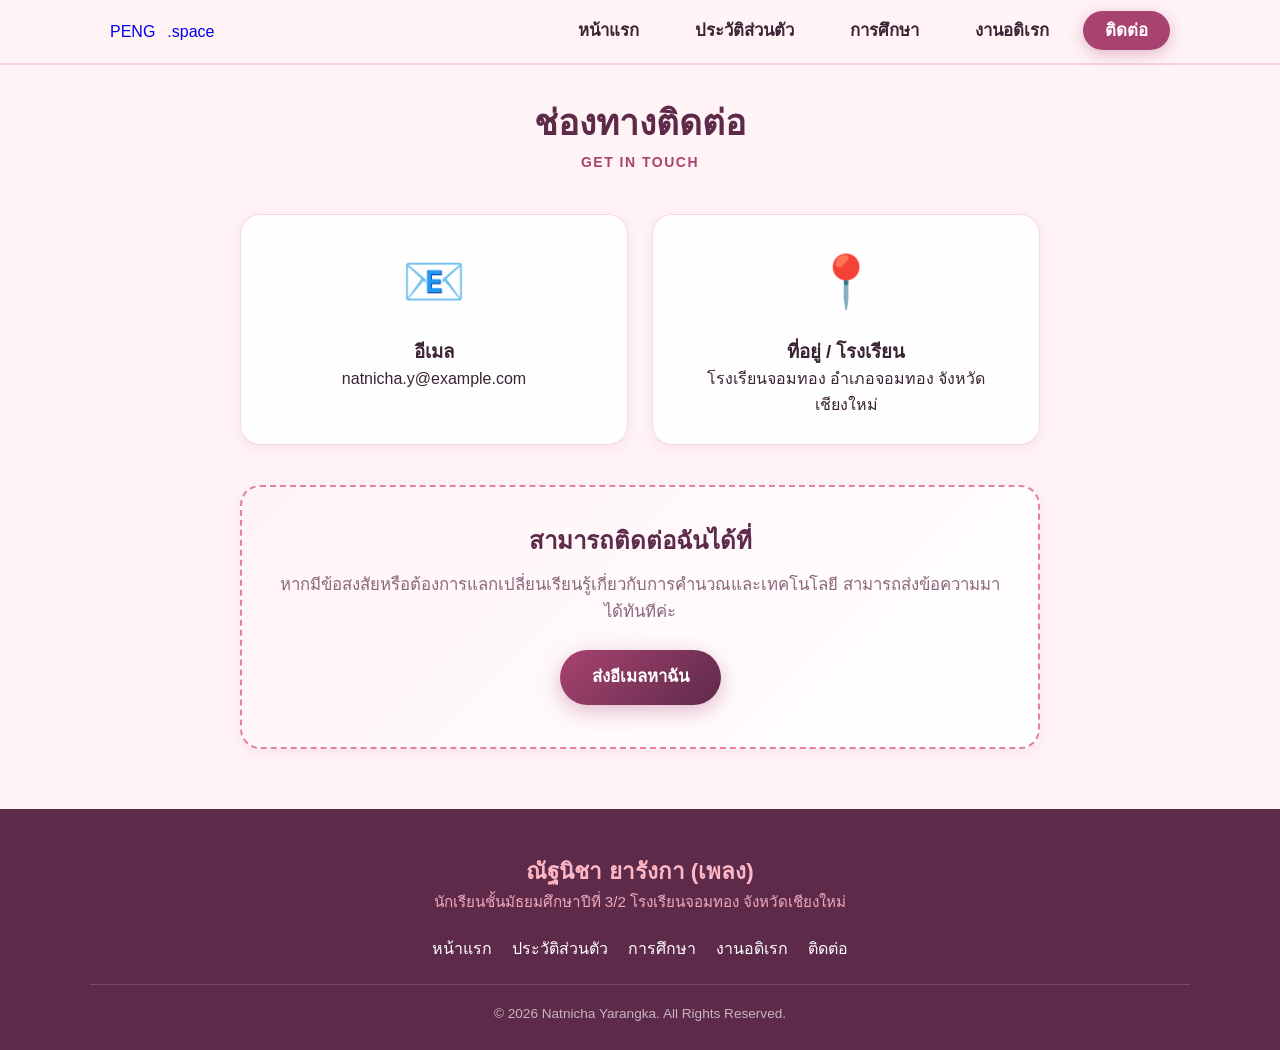
<file: contact.html>
<!DOCTYPE html>
<html lang="th">
<head>
    <meta charset="UTF-8">
    <meta name="viewport" content="width=device-width, initial-scale=1.0">
    <title>ติดต่อ | Portfolio - ณัฐนิชา ยารังกา</title>
    <link rel="stylesheet" href="style.css">
</head>
<body>
    <header class="navbar-container">
        <nav class="navbar">
            <a href="index.html" class="logo">PENG<span>.space</span></a>
            <ul class="nav-links">
                <li><a href="index.html">หน้าแรก</a></li>
                <li><a href="profile.html">ประวัติส่วนตัว</a></li>
                <li><a href="education.html">การศึกษา</a></li>
                <li><a href="hobby.html">งานอดิเรก</a></li>
                <li><a href="contact.html" class="active">ติดต่อ</a></li>
            </ul>
        </nav>
    </header>

    <main class="page-content">
        <section class="container">
            <div class="section-title">
                <h2>ช่องทางติดต่อ</h2>
                <p>Get In Touch</p>
            </div>

            <div class="contact-wrapper">
                <div class="grid-2">
                    <div class="card contact-card">
                        <div class="contact-icon">📧</div>
                        <h3>อีเมล</h3>
                        <p>natnicha.y@example.com</p>
                    </div>

                    <div class="card contact-card">
                        <div class="contact-icon">📍</div>
                        <h3>ที่อยู่ / โรงเรียน</h3>
                        <p>โรงเรียนจอมทอง อำเภอจอมทอง จังหวัดเชียงใหม่</p>
                    </div>
                </div>

                <div class="card cta-box mt-40">
                    <h3>สามารถติดต่อฉันได้ที่</h3>
                    <p>หากมีข้อสงสัยหรือต้องการแลกเปลี่ยนเรียนรู้เกี่ยวกับการคำนวณและเทคโนโลยี สามารถส่งข้อความมาได้ทันทีค่ะ</p>
                    <a href="mailto:natnicha.y@example.com" class="btn btn-primary">ส่งอีเมลหาฉัน</a>
                </div>
            </div>
        </section>
    </main>

    <footer>
        <div class="footer-container">
            <div class="footer-info">
                <h3>ณัฐนิชา ยารังกา (เพลง)</h3>
                <p>นักเรียนชั้นมัธยมศึกษาปีที่ 3/2 โรงเรียนจอมทอง จังหวัดเชียงใหม่</p>
            </div>
            <div class="footer-links">
                <a href="index.html">หน้าแรก</a>
                <a href="profile.html">ประวัติส่วนตัว</a>
                <a href="education.html">การศึกษา</a>
                <a href="hobby.html">งานอดิเรก</a>
                <a href="contact.html">ติดต่อ</a>
            </div>
            <p class="copyright">&copy; 2026 Natnicha Yarangka. All Rights Reserved.</p>
        </div>
    </footer>
</body>
</html>
</file>
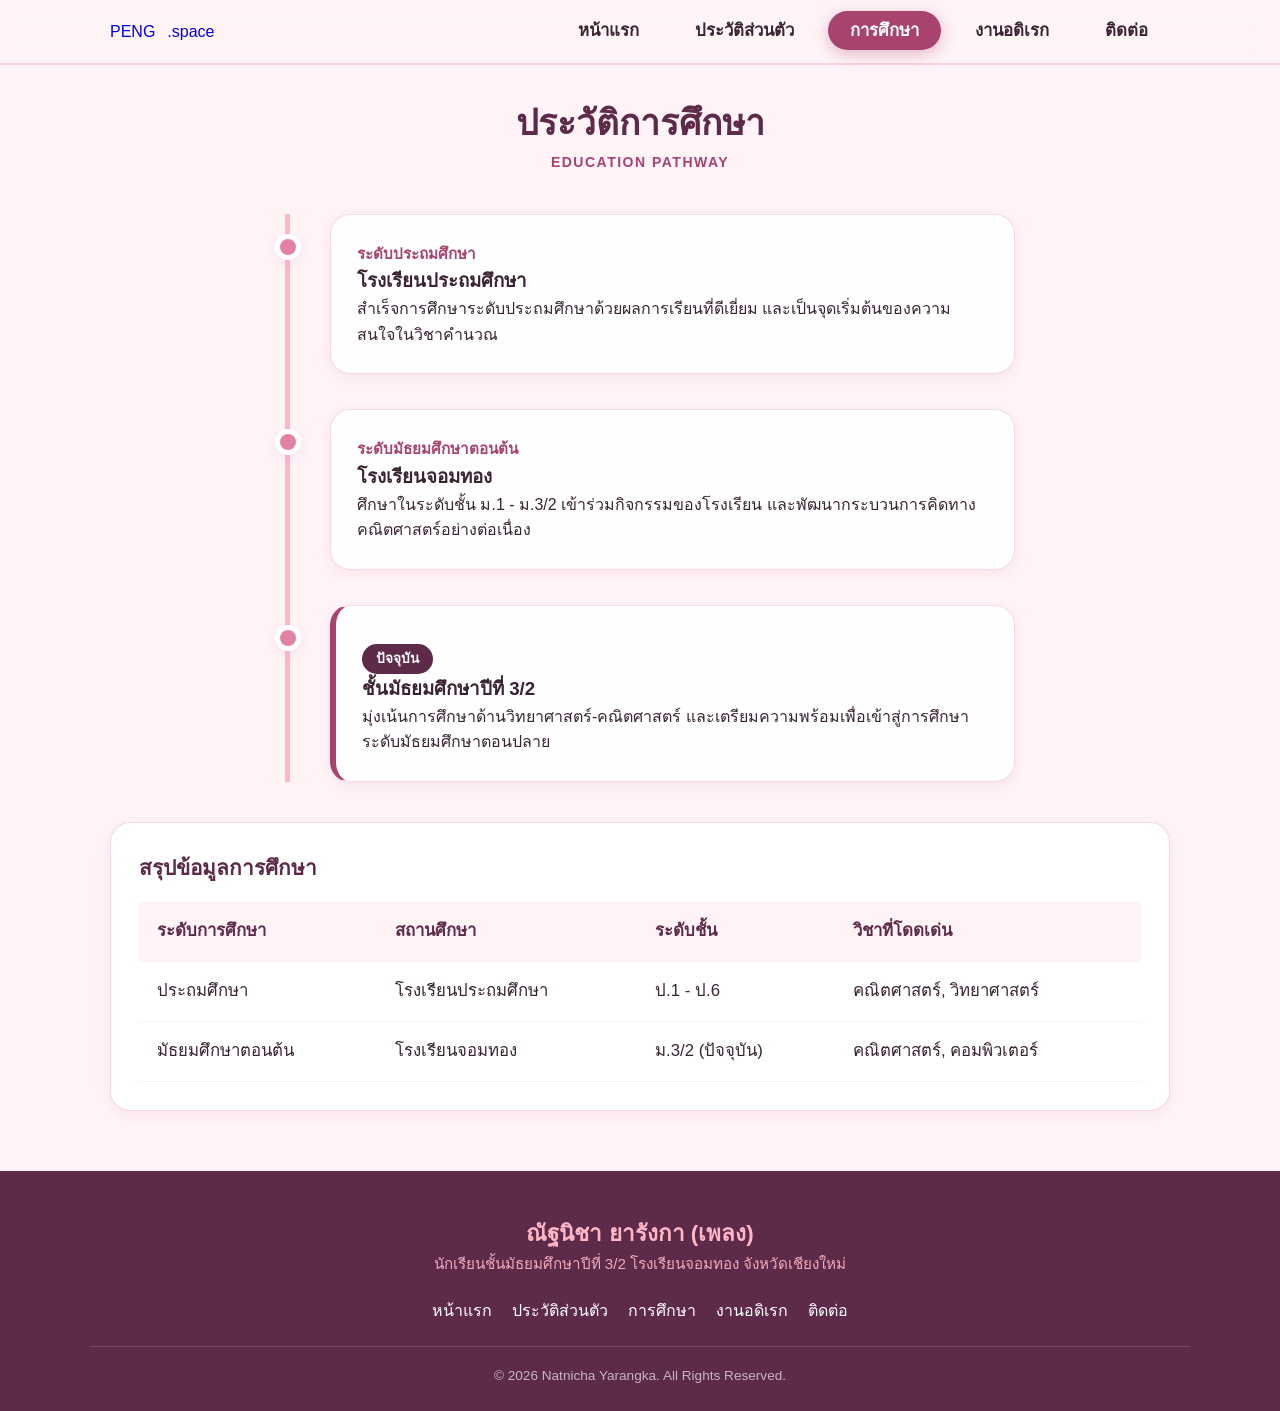
<file: education.html>
<!DOCTYPE html>
<html lang="th">
<head>
    <meta charset="UTF-8">
    <meta name="viewport" content="width=device-width, initial-scale=1.0">
    <title>การศึกษา | Portfolio - ณัฐนิชา ยารังกา</title>
    <link rel="stylesheet" href="style.css">
</head>
<body>
    <header class="navbar-container">
        <nav class="navbar">
            <a href="index.html" class="logo">PENG<span>.space</span></a>
            <ul class="nav-links">
                <li><a href="index.html">หน้าแรก</a></li>
                <li><a href="profile.html">ประวัติส่วนตัว</a></li>
                <li><a href="education.html" class="active">การศึกษา</a></li>
                <li><a href="hobby.html">งานอดิเรก</a></li>
                <li><a href="contact.html">ติดต่อ</a></li>
            </ul>
        </nav>
    </header>

    <main class="page-content">
        <section class="container">
            <div class="section-title">
                <h2>ประวัติการศึกษา</h2>
                <p>Education Pathway</p>
            </div>

            <div class="timeline">
                <div class="timeline-item">
                    <div class="timeline-dot"></div>
                    <div class="timeline-content card">
                        <span class="timeline-date">ระดับประถมศึกษา</span>
                        <h3>โรงเรียนประถมศึกษา</h3>
                        <p>สำเร็จการศึกษาระดับประถมศึกษาด้วยผลการเรียนที่ดีเยี่ยม และเป็นจุดเริ่มต้นของความสนใจในวิชาคำนวณ</p>
                    </div>
                </div>

                <div class="timeline-item">
                    <div class="timeline-dot"></div>
                    <div class="timeline-content card">
                        <span class="timeline-date">ระดับมัธยมศึกษาตอนต้น</span>
                        <h3>โรงเรียนจอมทอง</h3>
                        <p>ศึกษาในระดับชั้น ม.1 - ม.3/2 เข้าร่วมกิจกรรมของโรงเรียน และพัฒนากระบวนการคิดทางคณิตศาสตร์อย่างต่อเนื่อง</p>
                    </div>
                </div>

                <div class="timeline-item">
                    <div class="timeline-dot active-dot"></div>
                    <div class="timeline-content card highlight-card">
                        <span class="timeline-date badge-small">ปัจจุบัน</span>
                        <h3>ชั้นมัธยมศึกษาปีที่ 3/2</h3>
                        <p>มุ่งเน้นการศึกษาด้านวิทยาศาสตร์-คณิตศาสตร์ และเตรียมความพร้อมเพื่อเข้าสู่การศึกษาระดับมัธยมศึกษาตอนปลาย</p>
                    </div>
                </div>
            </div>

            <div class="table-container mt-40">
                <h3 class="table-title">สรุปข้อมูลการศึกษา</h3>
                <table class="custom-table">
                    <thead>
                        <tr>
                            <th>ระดับการศึกษา</th>
                            <th>สถานศึกษา</th>
                            <th>ระดับชั้น</th>
                            <th>วิชาที่โดดเด่น</th>
                        </tr>
                    </thead>
                    <tbody>
                        <tr>
                            <td>ประถมศึกษา</td>
                            <td>โรงเรียนประถมศึกษา</td>
                            <td>ป.1 - ป.6</td>
                            <td>คณิตศาสตร์, วิทยาศาสตร์</td>
                        </tr>
                        <tr>
                            <td>มัธยมศึกษาตอนต้น</td>
                            <td>โรงเรียนจอมทอง</td>
                            <td>ม.3/2 (ปัจจุบัน)</td>
                            <td>คณิตศาสตร์, คอมพิวเตอร์</td>
                        </tr>
                    </tbody>
                </table>
            </div>
        </section>
    </main>

    <footer>
        <div class="footer-container">
            <div class="footer-info">
                <h3>ณัฐนิชา ยารังกา (เพลง)</h3>
                <p>นักเรียนชั้นมัธยมศึกษาปีที่ 3/2 โรงเรียนจอมทอง จังหวัดเชียงใหม่</p>
            </div>
            <div class="footer-links">
                <a href="index.html">หน้าแรก</a>
                <a href="profile.html">ประวัติส่วนตัว</a>
                <a href="education.html">การศึกษา</a>
                <a href="hobby.html">งานอดิเรก</a>
                <a href="contact.html">ติดต่อ</a>
            </div>
            <p class="copyright">&copy; 2026 Natnicha Yarangka. All Rights Reserved.</p>
        </div>
    </footer>
</body>
</html>
</file>
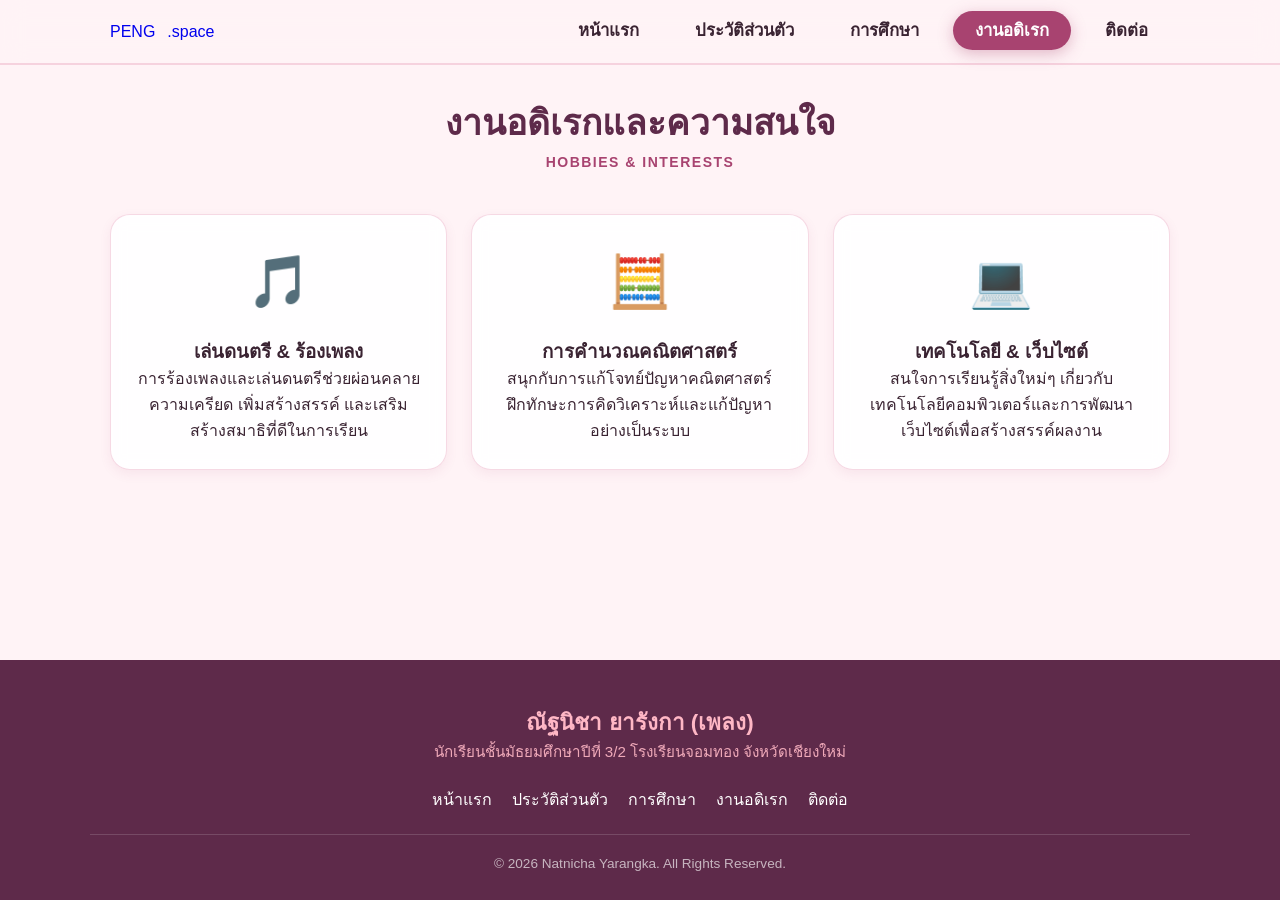
<file: hobby.html>
<!DOCTYPE html>
<html lang="th">
<head>
    <meta charset="UTF-8">
    <meta name="viewport" content="width=device-width, initial-scale=1.0">
    <title>งานอดิเรก | Portfolio - ณัฐนิชา ยารังกา</title>
    <link rel="stylesheet" href="style.css">
</head>
<body>
    <header class="navbar-container">
        <nav class="navbar">
            <a href="index.html" class="logo">PENG<span>.space</span></a>
            <ul class="nav-links">
                <li><a href="index.html">หน้าแรก</a></li>
                <li><a href="profile.html">ประวัติส่วนตัว</a></li>
                <li><a href="education.html">การศึกษา</a></li>
                <li><a href="hobby.html" class="active">งานอดิเรก</a></li>
                <li><a href="contact.html">ติดต่อ</a></li>
            </ul>
        </nav>
    </header>

    <main class="page-content">
        <section class="container">
            <div class="section-title">
                <h2>งานอดิเรกและความสนใจ</h2>
                <p>Hobbies & Interests</p>
            </div>

            <div class="grid-3">
                <div class="card hobby-card">
                    <div class="hobby-icon">🎵</div>
                    <h3>เล่นดนตรี & ร้องเพลง</h3>
                    <p>การร้องเพลงและเล่นดนตรีช่วยผ่อนคลายความเครียด เพิ่มสร้างสรรค์ และเสริมสร้างสมาธิที่ดีในการเรียน</p>
                </div>

                <div class="card hobby-card">
                    <div class="hobby-icon">🧮</div>
                    <h3>การคำนวณคณิตศาสตร์</h3>
                    <p>สนุกกับการแก้โจทย์ปัญหาคณิตศาสตร์ ฝึกทักษะการคิดวิเคราะห์และแก้ปัญหาอย่างเป็นระบบ</p>
                </div>

                <div class="card hobby-card">
                    <div class="hobby-icon">💻</div>
                    <h3>เทคโนโลยี & เว็บไซต์</h3>
                    <p>สนใจการเรียนรู้สิ่งใหม่ๆ เกี่ยวกับเทคโนโลยีคอมพิวเตอร์และการพัฒนาเว็บไซต์เพื่อสร้างสรรค์ผลงาน</p>
                </div>
            </div>
        </section>
    </main>

    <footer>
        <div class="footer-container">
            <div class="footer-info">
                <h3>ณัฐนิชา ยารังกา (เพลง)</h3>
                <p>นักเรียนชั้นมัธยมศึกษาปีที่ 3/2 โรงเรียนจอมทอง จังหวัดเชียงใหม่</p>
            </div>
            <div class="footer-links">
                <a href="index.html">หน้าแรก</a>
                <a href="profile.html">ประวัติส่วนตัว</a>
                <a href="education.html">การศึกษา</a>
                <a href="hobby.html">งานอดิเรก</a>
                <a href="contact.html">ติดต่อ</a>
            </div>
            <p class="copyright">&copy; 2026 Natnicha Yarangka. All Rights Reserved.</p>
        </div>
    </footer>
</body>
</html>
</file>
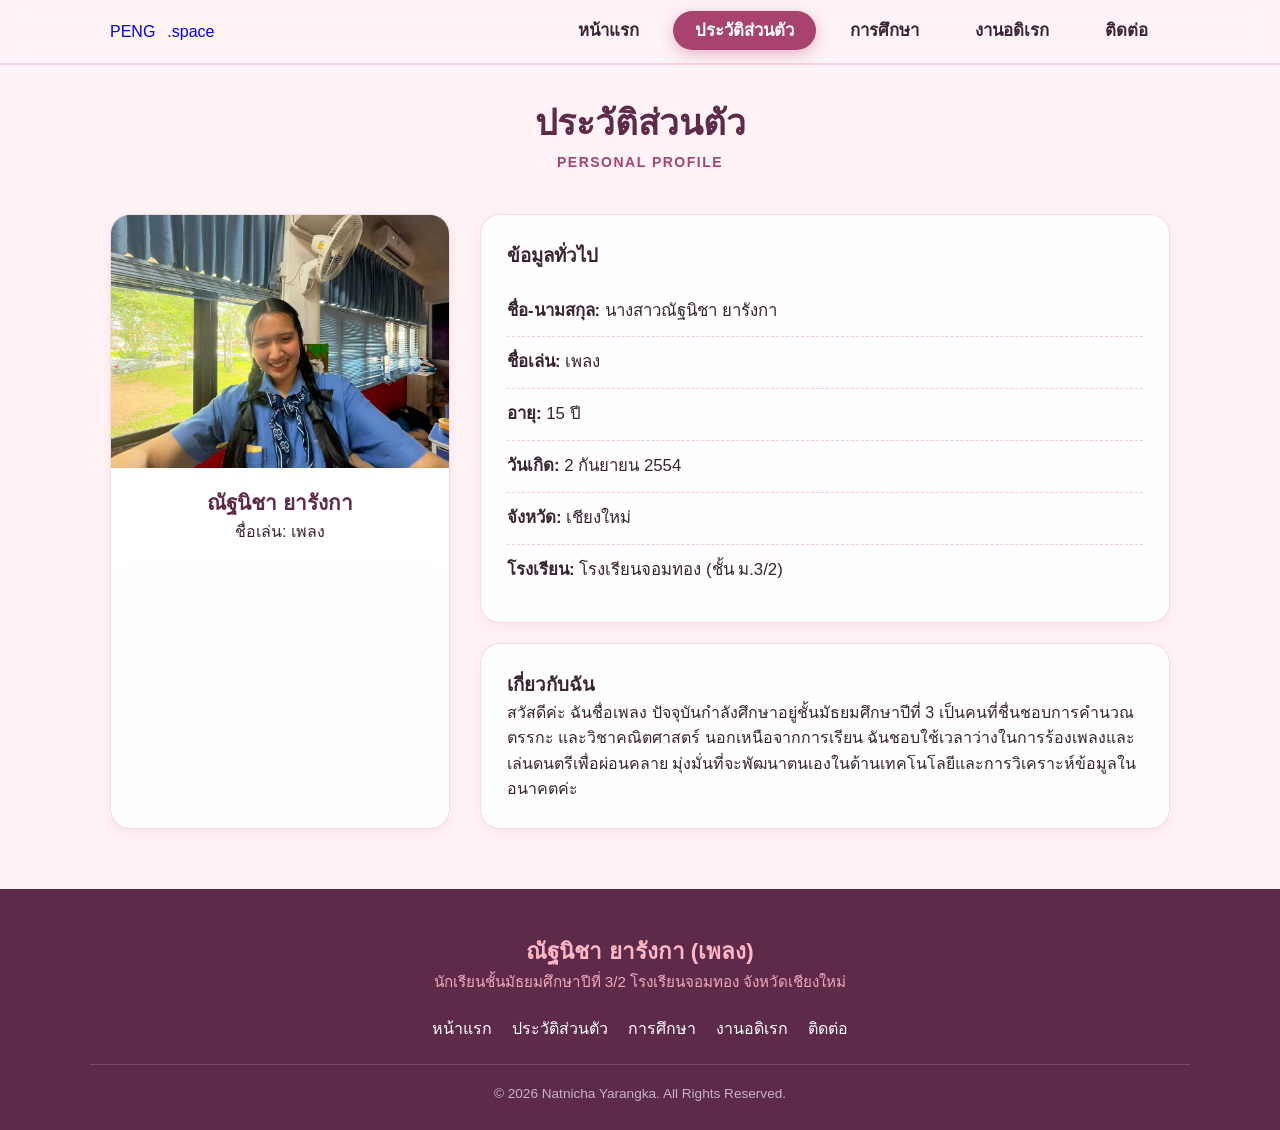
<file: profile.html>
<!DOCTYPE html>
<html lang="th">
<head>
    <meta charset="UTF-8">
    <meta name="viewport" content="width=device-width, initial-scale=1.0">
    <title>ประวัติส่วนตัว | Portfolio - ณัฐนิชา ยารังกา</title>
    <link rel="stylesheet" href="style.css">
</head>
<body>
    <header class="navbar-container">
        <nav class="navbar">
            <a href="index.html" class="logo">PENG<span>.space</span></a>
            <ul class="nav-links">
                <li><a href="index.html">หน้าแรก</a></li>
                <li><a href="profile.html" class="active">ประวัติส่วนตัว</a></li>
                <li><a href="education.html">การศึกษา</a></li>
                <li><a href="hobby.html">งานอดิเรก</a></li>
                <li><a href="contact.html">ติดต่อ</a></li>
            </ul>
        </nav>
    </header>

    <main class="page-content">
        <section class="container">
            <div class="section-title">
                <h2>ประวัติส่วนตัว</h2>
                <p>Personal Profile</p>
            </div>

            <div class="profile-grid">
                <div class="card profile-card-img">
                    <img src="images/pro.jpg" alt="รูปโปรไฟล์ของ ณัฐนิชา ยารังกา" class="img-responsive">
                    <div class="profile-tag">
                        <h3>ณัฐนิชา ยารังกา</h3>
                        <p>ชื่อเล่น: เพลง</p>
                    </div>
                </div>

                <div class="profile-info-container">
                    <div class="card info-box">
                        <h3>ข้อมูลทั่วไป</h3>
                        <ul class="info-list">
                            <li><strong>ชื่อ-นามสกุล:</strong> นางสาวณัฐนิชา ยารังกา</li>
                            <li><strong>ชื่อเล่น:</strong> เพลง</li>
                            <li><strong>อายุ:</strong> 15 ปี</li>
                            <li><strong>วันเกิด:</strong> 2 กันยายน 2554</li>
                            <li><strong>จังหวัด:</strong> เชียงใหม่</li>
                            <li><strong>โรงเรียน:</strong> โรงเรียนจอมทอง (ชั้น ม.3/2)</li>
                        </ul>
                    </div>

                    <div class="card info-box mt-20">
                        <h3>เกี่ยวกับฉัน</h3>
                        <p>สวัสดีค่ะ ฉันชื่อเพลง ปัจจุบันกำลังศึกษาอยู่ชั้นมัธยมศึกษาปีที่ 3 เป็นคนที่ชื่นชอบการคำนวณ ตรรกะ และวิชาคณิตศาสตร์ นอกเหนือจากการเรียน ฉันชอบใช้เวลาว่างในการร้องเพลงและเล่นดนตรีเพื่อผ่อนคลาย มุ่งมั่นที่จะพัฒนาตนเองในด้านเทคโนโลยีและการวิเคราะห์ข้อมูลในอนาคตค่ะ</p>
                    </div>
                </div>
            </div>
        </section>
    </main>

    <footer>
        <div class="footer-container">
            <div class="footer-info">
                <h3>ณัฐนิชา ยารังกา (เพลง)</h3>
                <p>นักเรียนชั้นมัธยมศึกษาปีที่ 3/2 โรงเรียนจอมทอง จังหวัดเชียงใหม่</p>
            </div>
            <div class="footer-links">
                <a href="index.html">หน้าแรก</a>
                <a href="profile.html">ประวัติส่วนตัว</a>
                <a href="education.html">การศึกษา</a>
                <a href="hobby.html">งานอดิเรก</a>
                <a href="contact.html">ติดต่อ</a>
            </div>
            <p class="copyright">&copy; 2026 Natnicha Yarangka. All Rights Reserved.</p>
        </div>
    </footer>
</body>
</html>
</file>
<file: style.css>
/* ==========================================
   1. CSS Reset & Theme Variables
   Theme: Sweet Music (Soft Red, Mauve & Magenta)
   ========================================== */
* {
    margin: 0;
    padding: 0;
    box-sizing: border-box;
    font-family: 'Segoe UI', Tahoma, Geneva, Verdana, sans-serif;
}

:root {
    --primary-dark: #5E2A4A;     /* สีม่วงเข้มอมแดง */
    --primary-main: #A84370;     /* สีชมพูบานเย็นอมม่วง */
    --primary-light: #E281A5;    /* สีชมพูกุหลาบหวาน */
    --accent-color: #FFB7C5;     /* สีชมพูซากุระพาสเทล */
    --bg-light: #FFF3F6;         /* พื้นหลังครีมชมพูหวานอ่อน */
    --bg-white: #FFFFFF;
    --text-color: #3A2332;       /* สีข้อความน้ำตาลม่วงเข้ม */
    --text-muted: #8C687D;
    --shadow-sm: 0 4px 12px rgba(168, 67, 112, 0.08);
    --shadow-md: 0 12px 28px rgba(94, 42, 74, 0.18);
    --radius-md: 20px;
    --radius-full: 9999px;
}

html {
    scroll-behavior: smooth;
}

body {
    background-color: var(--bg-light);
    color: var(--text-color);
    line-height: 1.6;
    display: flex;
    flex-direction: column;
    min-height: 100vh;
    position: relative;
    overflow-x: hidden;
}

/* Custom Scrollbar */
::-webkit-scrollbar {
    width: 10px;
}
::-webkit-scrollbar-track {
    background: var(--bg-light);
}
::-webkit-scrollbar-thumb {
    background: var(--primary-light);
    border-radius: var(--radius-full);
}
::-webkit-scrollbar-thumb:hover {
    background: var(--primary-main);
}

/* ==========================================
   2. Floating Notes & Math Symbols (ขยายขนาดใหญ่ขึ้น)
   ========================================== */
.music-notes-bg {
    position: fixed;
    top: 0;
    left: 0;
    width: 100%;
    height: 100%;
    pointer-events: none;
    z-index: 0;
    overflow: hidden;
}

.note {
    position: absolute;
    color: var(--primary-main);
    opacity: 0.35;               /* ปรับความเด่นขึ้น */
    font-size: 3.8rem;           /* ขยายขนาดตัวโน้ตจาก 2.2rem -> 3.8rem */
    font-weight: bold;
    filter: drop-shadow(0 4px 10px rgba(168, 67, 112, 0.2));
    animation: floatNote 11s infinite linear;
}

.n1 { left: 4%;  animation-duration: 9s;  animation-delay: 0s; }
.n2 { left: 18%; animation-duration: 13s; animation-delay: 2s; font-size: 4.5rem; }
.n3 { left: 35%; animation-duration: 10s; animation-delay: 4s; }
.n4 { left: 52%; animation-duration: 12s; animation-delay: 1s; font-size: 4.2rem; }
.n5 { left: 68%; animation-duration: 8s;  animation-delay: 3s; }
.n6 { left: 82%; animation-duration: 14s; animation-delay: 5s; font-size: 4.8rem; }
.n7 { left: 92%; animation-duration: 9s;  animation-delay: 2s; }

@keyframes floatNote {
    0% {
        transform: translateY(105vh) rotate(0deg) scale(0.8);
        opacity: 0;
    }
    20% {
        opacity: 0.45;
    }
    80% {
        opacity: 0.45;
    }
    100% {
        transform: translateY(-15vh) rotate(360deg) scale(1.3);
        opacity: 0;
    }
}

/* ==========================================
   3. Typography & Layout Utilities
   ========================================== */
.container {
    max-width: 1100px;
    margin: 0 auto;
    padding: 0 20px;
    position: relative;
    z-index: 1;
}

.page-content {
    padding: 30px 0 60px;
    flex: 1;
    position: relative;
    z-index: 1;
}

.section-title {
    text-align: center;
    margin-bottom: 40px;
}

.section-title h2 {
    font-size: 2.2rem;
    color: var(--primary-dark);
}

.section-title p {
    color: var(--primary-main);
    font-weight: 700;
    text-transform: uppercase;
    letter-spacing: 1.5px;
    font-size: 0.875rem;
}

.grid-2 {
    display: grid;
    grid-template-columns: repeat(2, 1fr);
    gap: 24px;
}

.grid-3 {
    display: grid;
    grid-template-columns: repeat(3, 1fr);
    gap: 24px;
}

.mt-20 { margin-top: 20px; }
.mt-40 { margin-top: 40px; }

/* ==========================================
   4. Audio Player Bar Widget (ขยายขนาด)
   ========================================== */
.audio-player-container {
    margin-bottom: 25px;
}

.audio-card {
    background: rgba(255, 255, 255, 0.95);
    border: 2px solid var(--primary-light);
    border-radius: var(--radius-md);
    padding: 18px 28px;          /* ขยายขนาด padding ให้ใหญ่ขึ้น */
    display: flex;
    justify-content: space-between;
    align-items: center;
    box-shadow: var(--shadow-md);
    gap: 20px;
    flex-wrap: wrap;
}

.audio-info {
    display: flex;
    align-items: center;
    gap: 16px;
    font-size: 1.1rem;           /* ขยายขนาดข้อความ */
}

.music-icon-spin {
    font-size: 2.5rem;           /* ขยายไอคอนเพลงจาก 1.6rem -> 2.5rem */
    animation: spinIcon 4s infinite linear;
}

@keyframes spinIcon {
    100% { transform: rotate(360deg); }
}

.audio-subtext {
    font-size: 0.9rem;
    color: var(--text-muted);
}

.custom-audio {
    height: 42px;                /* ขยายความสูงแถบควบคุมเสียง */
    outline: none;
    border-radius: var(--radius-full);
}

/* ==========================================
   5. Interactive Cards & Glow Effects
   ========================================== */
.card {
    background: rgba(255, 255, 255, 0.92);
    backdrop-filter: blur(8px);
    border-radius: var(--radius-md);
    padding: 26px;
    border: 1px solid rgba(226, 129, 165, 0.3);
    box-shadow: var(--shadow-sm);
    transition: all 0.35s cubic-bezier(0.175, 0.885, 0.32, 1.275);
}

.interactive-card:hover {
    transform: translateY(-10px) scale(1.02);
    box-shadow: 0 18px 36px rgba(168, 67, 112, 0.28);
    border-color: var(--primary-light);
}

.bounce-icon {
    font-size: 3rem !important;  /* ขยายขนาดไอคอนบนกล่อง Card จาก 2.2rem -> 3rem */
    display: inline-block;
    transition: transform 0.3s ease;
}

.interactive-card:hover .bounce-icon {
    transform: scale(1.3) rotate(12deg);
}

/* ==========================================
   6. Buttons & Shimmer Sweeping Animation
   ========================================== */
.btn {
    display: inline-block;
    padding: 14px 32px;          /* ขยายปุ่มให้ใหญ่ขึ้น */
    font-size: 1.05rem;
    border-radius: var(--radius-full);
    text-decoration: none;
    font-weight: 600;
    position: relative;
    overflow: hidden;
    transition: all 0.3s ease;
}

.btn-primary {
    background: linear-gradient(135deg, var(--primary-main), var(--primary-dark));
    color: white;
    box-shadow: 0 6px 20px rgba(168, 67, 112, 0.35);
}

.btn-primary:hover {
    transform: translateY(-4px);
    box-shadow: 0 10px 28px rgba(168, 67, 112, 0.5);
}

.shimmer-btn::after {
    content: '';
    position: absolute;
    top: -50%;
    left: -50%;
    width: 200%;
    height: 200%;
    background: linear-gradient(
        60deg,
        transparent,
        rgba(255, 255, 255, 0.45),
        transparent
    );
    transform: rotate(30deg);
    animation: shimmerSweep 3.5s infinite;
}

@keyframes shimmerSweep {
    0% { transform: translateX(-100%) rotate(30deg); }
    25% { transform: translateX(100%) rotate(30deg); }
    100% { transform: translateX(100%) rotate(30deg); }
}

.btn-secondary {
    background: var(--bg-light);
    color: var(--primary-dark);
    border: 2px solid var(--primary-light);
}

.btn-secondary:hover {
    background: var(--accent-color);
    color: var(--primary-dark);
}

.pulse-badge {
    display: inline-block;
    animation: pulseBadge 2s infinite;
}

@keyframes pulseBadge {
    0% { transform: scale(1); box-shadow: 0 0 0 0 rgba(168, 67, 112, 0.4); }
    70% { transform: scale(1.05); box-shadow: 0 0 0 14px rgba(168, 67, 112, 0); }
    100% { transform: scale(1); box-shadow: 0 0 0 0 rgba(168, 67, 112, 0); }
}

.badge {
    background: linear-gradient(135deg, var(--primary-main), var(--primary-dark));
    color: white;
    padding: 8px 20px;
    border-radius: var(--radius-full);
    font-size: 0.95rem;
    font-weight: 600;
}

/* ==========================================
   7. Navigation Bar & Logo Sound Wave (ขยายขนาด)
   ========================================== */
.navbar-container {
    position: sticky;
    top: 0;
    z-index: 1000;
    background: rgba(255, 243, 246, 0.92);
    backdrop-filter: blur(12px);
    border-bottom: 2px solid rgba(226, 129, 165, 0.3);
}

.navbar {
    max-width: 1100px;
    margin: 0 auto;
    padding: 18px 20px;
    display: flex;
    justify-content: space-between;
    align-items: center;
}

.logo {
    display: flex;
    align-items: center;
    gap: 12px;
    text-decoration: none;
}

.logo-text {
    font-size: 1.7rem;           /* ขยายโลโก้ขึ้น */
    font-weight: 800;
    color: var(--primary-dark);
}

.logo-text span {
    color: var(--primary-main);
}

/* คลื่นเสียงข้าง Logo ใหญ่ขึ้น */
.logo-wave {
    display: flex;
    align-items: flex-end;
    gap: 4px;
    height: 24px;                /* ขยายความสูงจาก 16px -> 24px */
}

.logo-wave span {
    width: 4px;                  /* ขยายความกว้างแท่ง */
    background: var(--primary-main);
    border-radius: 4px;
    animation: waveBar 1.2s infinite ease-in-out alternate;
}

.logo-wave span:nth-child(1) { height: 60%; animation-delay: 0.1s; }
.logo-wave span:nth-child(2) { height: 100%; animation-delay: 0.3s; }
.logo-wave span:nth-child(3) { height: 40%; animation-delay: 0.5s; }

@keyframes waveBar {
    0% { height: 20%; }
    100% { height: 100%; }
}

.nav-links {
    display: flex;
    list-style: none;
    gap: 12px;
}

.nav-links a {
    text-decoration: none;
    color: var(--text-color);
    font-weight: 600;
    padding: 10px 22px;          /* ขยายเมนู Navigation */
    font-size: 1.05rem;
    border-radius: var(--radius-full);
    transition: all 0.3s ease;
}

.nav-links a:hover, .nav-links a.active {
    background-color: var(--primary-main);
    color: white;
    box-shadow: 0 4px 15px rgba(168, 67, 112, 0.35);
}

/* ==========================================
   8. Hero Section & Sound Wave Widget (ขยายขนาดใหญ่พิเศษ)
   ========================================== */
.hero-section {
    padding: 40px 20px;
}

.hero-container {
    max-width: 1100px;
    margin: 0 auto;
    display: grid;
    grid-template-columns: 1.2fr 0.8fr;
    gap: 40px;
    align-items: center;
}

.hero-text h1 {
    font-size: 3.2rem;           /* ขยายหัวข้อใหญ่ขึ้น */
    margin: 18px 0;
    color: var(--primary-dark);
    line-height: 1.25;
}

.highlight-text {
    background: linear-gradient(90deg, var(--primary-dark), var(--primary-main));
    -webkit-background-clip: text;
    -webkit-text-fill-color: transparent;
}

.hero-subtitle {
    font-size: 1.2rem;
    color: var(--text-muted);
    margin-bottom: 24px;
}

/* Equalizer / Sound Wave Box ใหญ่เด่น */
.sound-wave-box {
    display: inline-flex;
    align-items: center;
    gap: 8px;                    /* ขยายช่องว่างระหว่างแท่งคลื่น */
    background: rgba(255, 255, 255, 0.95);
    padding: 12px 24px;          /* ขยายขนาดกล่อง Equalizer */
    border-radius: var(--radius-full);
    border: 2px solid var(--primary-light);
    box-shadow: var(--shadow-sm);
}

.wave-bar {
    width: 5px;                  /* ขยายความกว้างแท่งคลื่นเสียงจาก 3px -> 5px */
    height: 30px;                /* ขยายความสูงสูงสุดจาก 18px -> 30px */
    background: var(--primary-main);
    border-radius: 3px;
    animation: soundEqualizer 1s infinite ease-in-out alternate;
}

.wave-bar:nth-child(1) { animation-delay: 0.1s; }
.wave-bar:nth-child(2) { animation-delay: 0.4s; }
.wave-bar:nth-child(3) { animation-delay: 0.2s; }
.wave-bar:nth-child(4) { animation-delay: 0.5s; }
.wave-bar:nth-child(5) { animation-delay: 0.3s; }

@keyframes soundEqualizer {
    0% { height: 6px; }
    100% { height: 30px; }
}

.sound-text {
    font-size: 1rem;            /* ขยายข้อความขนาดย่อ */
    color: var(--primary-dark);
    font-weight: 700;
    margin-left: 8px;
}

.hero-buttons {
    display: flex;
    gap: 16px;
}

.hero-image-wrapper {
    position: relative;
    text-align: center;
}

/* วงกลมแสง Glow ด้านหลังใหญ่ขึ้น */
.glow-bg {
    position: absolute;
    top: 50%;
    left: 50%;
    transform: translate(-50%, -50%);
    width: 350px;                /* ขยายรัศมีแสงจาก 270px -> 350px */
    height: 350px;
    background: var(--primary-light);
    filter: blur(65px);
    opacity: 0.6;
    border-radius: 50%;
    z-index: 1;
    animation: glowPulse 3s infinite alternate;
}

@keyframes glowPulse {
    0% { opacity: 0.4; filter: blur(55px); }
    100% { opacity: 0.75; filter: blur(75px); }
}

/* แผ่นเสียง Vinyl Record ขยายใหญ่ขึ้น */
.vinyl-container {
    position: relative;
    z-index: 2;
    display: inline-block;
}

.vinyl-record {
    width: 340px;                /* ขยายขนาดแผ่นเสียงจาก 280px -> 340px */
    height: 340px;
    object-fit: cover;
    border-radius: 50%;
    border: 10px solid var(--primary-dark); /* ขยายขอบแผ่นเสียง */
    box-shadow: 0 0 35px rgba(168, 67, 112, 0.45);
    transition: transform 0.6s cubic-bezier(0.25, 1, 0.5, 1);
}

.vinyl-record:hover {
    transform: rotate(180deg) scale(1.08);
}

.vinyl-center-dot {
    position: absolute;
    top: 50%;
    left: 50%;
    transform: translate(-50%, -50%);
    width: 28px;                 /* ขยายรูตรงกลางแผ่นเสียง */
    height: 28px;
    background: white;
    border: 5px solid var(--primary-dark);
    border-radius: 50%;
    z-index: 3;
}

.stat-card {
    text-align: center;
}

.card-icon {
    font-size: 2.8rem;
    margin-bottom: 10px;
}

.stat-card h3 {
    font-size: 1.4rem;
    color: var(--primary-dark);
}

.stat-card p {
    color: var(--text-muted);
    font-size: 1rem;
}

/* ==========================================
   9. Profile Page
   ========================================== */
.profile-grid {
    display: grid;
    grid-template-columns: 340px 1fr;
    gap: 30px;
}

.profile-card-img {
    padding: 0;
    overflow: hidden;
    text-align: center;
}

.img-responsive {
    width: 100%;
    height: auto;
    display: block;
}

.profile-tag {
    padding: 18px;
    background: white;
}

.profile-tag h3 {
    color: var(--primary-dark);
    font-size: 1.3rem;
}

.info-list {
    list-style: none;
    margin-top: 15px;
    font-size: 1.05rem;
}

.info-list li {
    padding: 12px 0;
    border-bottom: 1px dashed rgba(226, 129, 165, 0.4);
}

.info-list li:last-child {
    border-bottom: none;
}

/* ==========================================
   10. Education Page & Timeline
   ========================================== */
.timeline {
    position: relative;
    max-width: 750px;
    margin: 0 auto;
}

.timeline::before {
    content: '';
    position: absolute;
    left: 20px;
    top: 0;
    bottom: 0;
    width: 5px;                  /* ขยายเส้น Timeline */
    background: var(--accent-color);
}

.timeline-item {
    position: relative;
    padding-left: 65px;
    margin-bottom: 35px;
}

.timeline-dot {
    position: absolute;
    left: 10px;
    top: 20px;
    width: 26px;                 /* ขยายจุด Timeline จาก 20px -> 26px */
    height: 26px;
    border-radius: 50%;
    background: var(--primary-light);
    border: 5px solid white;
    box-shadow: var(--shadow-sm);
}

.pulse-dot {
    background: var(--primary-dark);
    box-shadow: 0 0 0 6px rgba(168, 67, 112, 0.3);
}

.timeline-date {
    font-size: 0.95rem;
    color: var(--primary-main);
    font-weight: bold;
}

.badge-small {
    display: inline-block;
    margin-top: 12px;
    background: var(--primary-dark);
    color: white;
    padding: 4px 14px;
    border-radius: var(--radius-full);
    font-size: 0.85rem;
}

.highlight-card {
    border-left: 6px solid var(--primary-main);
}

.table-container {
    background: white;
    border-radius: var(--radius-md);
    padding: 28px;
    box-shadow: var(--shadow-sm);
    border: 1px solid rgba(226, 129, 165, 0.3);
}

.table-title {
    margin-bottom: 18px;
    color: var(--primary-dark);
    font-size: 1.3rem;
}

.custom-table {
    width: 100%;
    border-collapse: collapse;
    text-align: left;
    font-size: 1.05rem;
}

.custom-table th, .custom-table td {
    padding: 16px 18px;
    border-bottom: 1px solid var(--bg-light);
}

.custom-table th {
    background: var(--bg-light);
    color: var(--primary-dark);
}

.rating-stars {
    letter-spacing: 3px;
    font-size: 1.2rem;
}

/* ==========================================
   11. Hobby & Contact Pages
   ========================================== */
.hobby-card {
    text-align: center;
}

.hobby-icon, .contact-icon {
    font-size: 3.2rem;           /* ขยายไอคอนหน้า Hobby & Contact */
    margin-bottom: 14px;
}

.contact-wrapper {
    max-width: 800px;
    margin: 0 auto;
}

.contact-card {
    text-align: center;
}

.cta-box {
    text-align: center;
    background: linear-gradient(135deg, #FFF3F6, white);
    border: 2px dashed var(--primary-light);
    padding: 35px;
}

.cta-box h3 {
    color: var(--primary-dark);
    font-size: 1.5rem;
    margin-bottom: 12px;
}

.cta-box p {
    color: var(--text-muted);
    font-size: 1.05rem;
    margin-bottom: 24px;
}

/* ==========================================
   12. Footer
   ========================================== */
footer {
    background: var(--primary-dark);
    color: white;
    padding: 45px 20px 25px;
    margin-top: auto;
    position: relative;
    z-index: 1;
}

.footer-container {
    max-width: 1100px;
    margin: 0 auto;
    display: flex;
    flex-direction: column;
    align-items: center;
    gap: 22px;
    text-align: center;
}

.footer-info h3 {
    font-size: 1.4rem;
    color: var(--accent-color);
}

.footer-info p {
    font-size: 0.95rem;
    color: var(--accent-color);
    opacity: 0.9;
}

.footer-links {
    display: flex;
    gap: 20px;
    list-style: none;
}

.footer-links a {
    color: white;
    text-decoration: none;
    font-size: 1rem;
    transition: color 0.3s;
}

.footer-links a:hover {
    color: var(--accent-color);
}

.copyright {
    font-size: 0.85rem;
    color: rgba(255, 255, 255, 0.65);
    border-top: 1px solid rgba(255, 255, 255, 0.15);
    width: 100%;
    padding-top: 18px;
}

/* ==========================================
   13. Responsive Design (Media Queries)
   ========================================== */
@media (max-width: 768px) {
    .navbar {
        flex-direction: column;
        gap: 14px;
    }

    .hero-text h1 {
        font-size: 2.4rem;
    }

    .vinyl-record {
        width: 260px;
        height: 260px;
    }

    .audio-card {
        flex-direction: column;
        text-align: center;
    }

    .audio-info {
        flex-direction: column;
    }

    .hero-container {
        grid-template-columns: 1fr;
        text-align: center;
    }

    .sound-wave-box {
        justify-content: center;
    }

    .hero-buttons {
        justify-content: center;
    }

    .grid-2, .grid-3 {
        grid-template-columns: 1fr;
    }

    .profile-grid {
        grid-template-columns: 1fr;
    }

    .timeline::before {
        left: 10px;
    }

    .timeline-item {
        padding-left: 40px;
    }

    .timeline-dot {
        left: 0px;
    }
}
</file>
